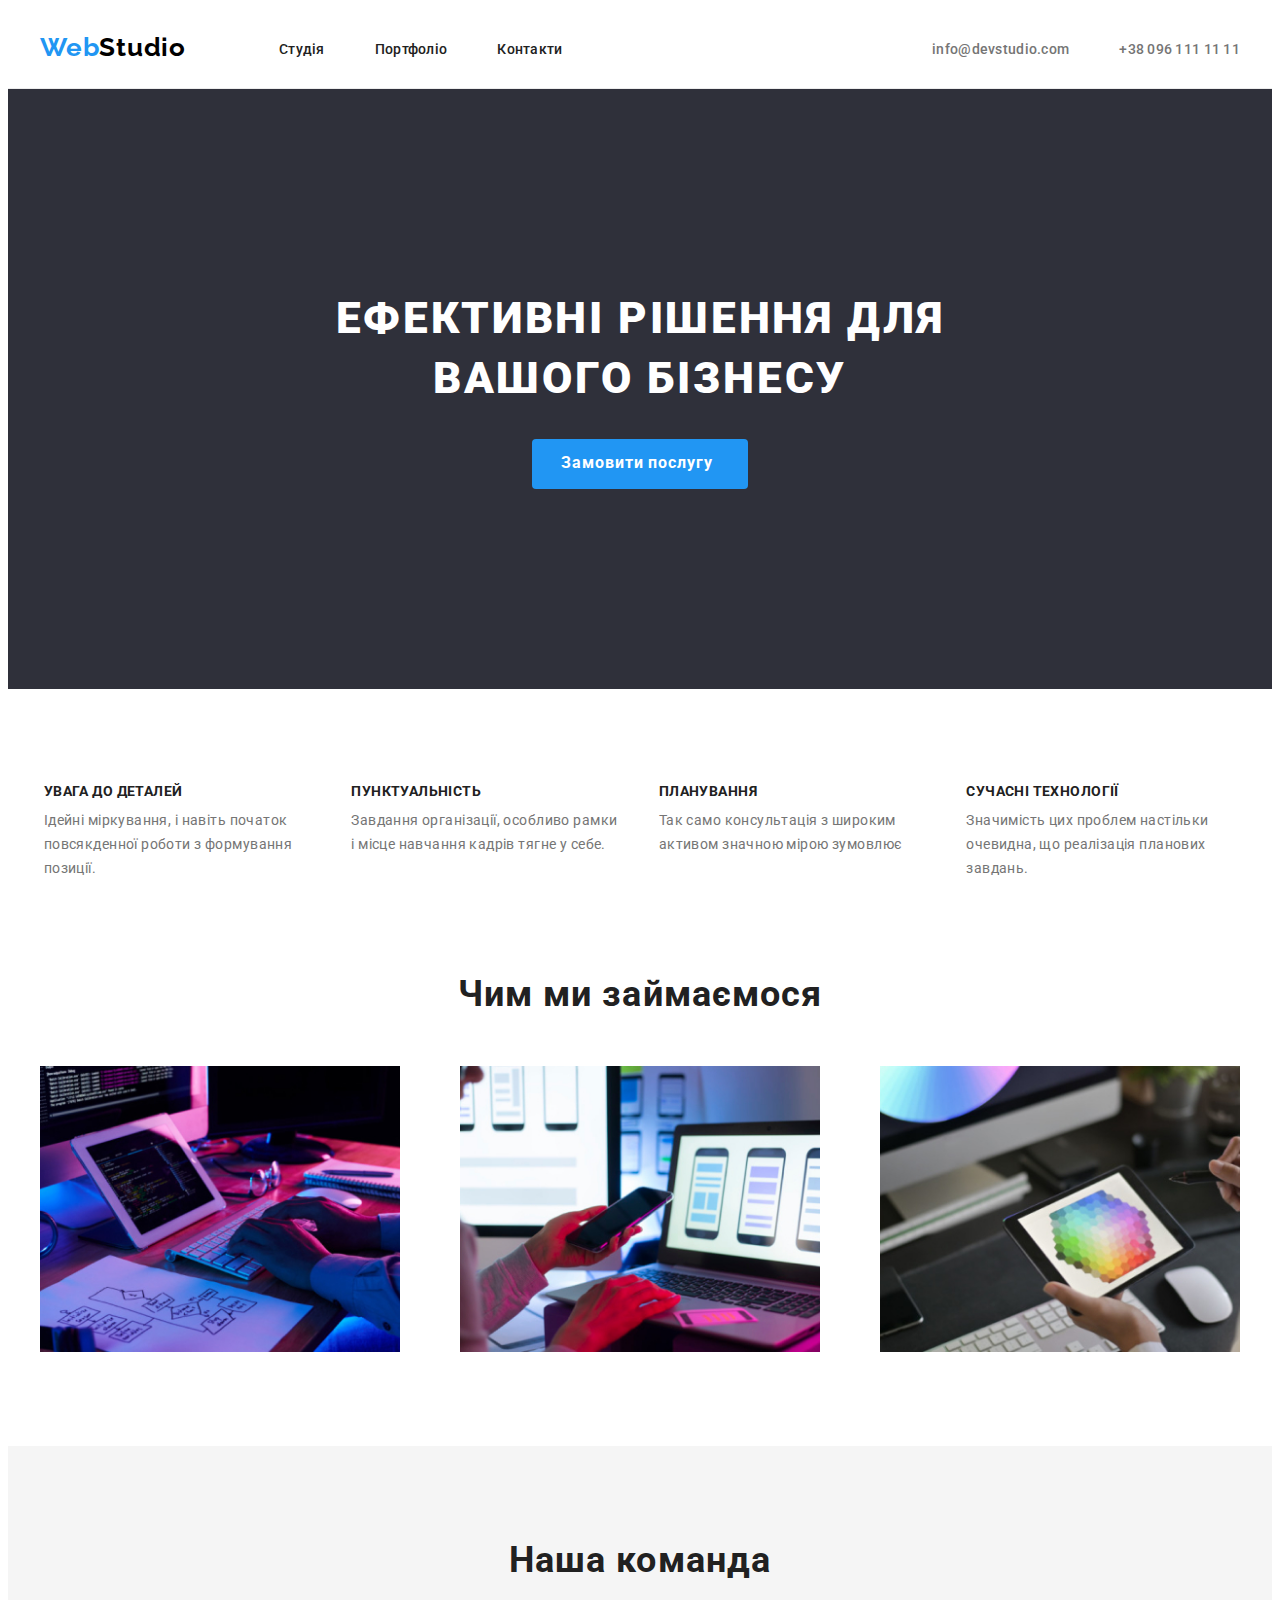
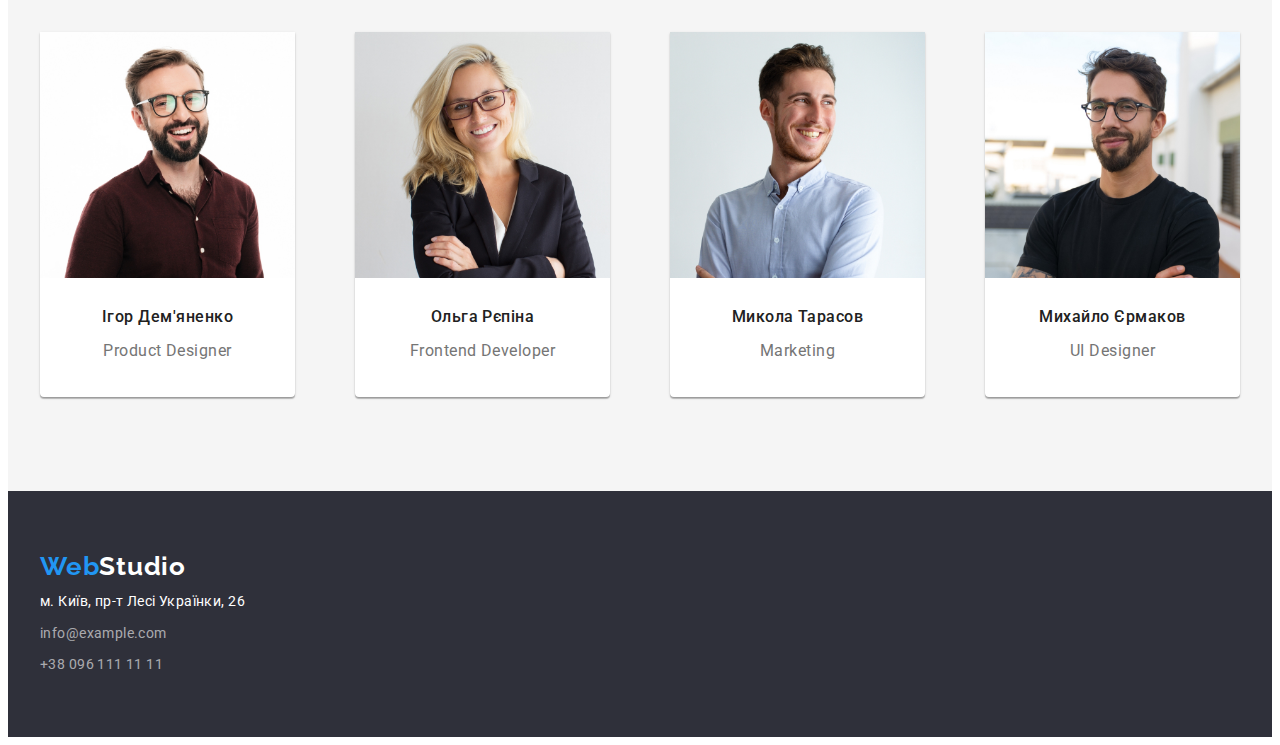
<file: index.html>
<!DOCTYPE html>
<html lang="uk">
  <head>
    <meta charset="UTF-8" />
    <meta http-equiv="X-UA-Compatible" content="IE=edge" />
    <meta name="viewport" content="width=device-width,initial-scale=1.0" />
    <title>WebStudio</title>
    <link rel="preconnect" href="https://fonts.googleapis.com" />
    <link rel="preconnect" href="https://fonts.gstatic.com" crossorigin />
    <link
      href="https://fonts.googleapis.com/css2?family=Raleway:wght@700&family=Roboto:wght@400;500;700;900&display=swap"
      rel="stylesheet"
    />
    <link
      rel="stylesheet"
      href="https://cdnjs.cloudflare.com/ajax/libs/modern-normalize/1.1.0/modern-normalize.min.css"
      integrity="sha512-wpPYUAdjBVSE4KJnH1VR1HeZfpl1ub8YT/NKx4PuQ5NmX2tKuGu6U/JRp5y+Y8XG2tV+wKQpNHVUX03MfMFn9Q=="
      crossorigin="anonymous"
      referrerpolicy="no-referrer"
    />
    <link href="./css/styles.css" rel="stylesheet" />
  </head>
  <body>
    <header class="page-header">
      <div class="header-hp container">
        <a href="./index.html" class="logo ul"><span>Web</span>Studio</a>
        <nav class="navigation">
          <ul class="navigation-footer ul block">
            <li class="item"><a class="list" href="./index.html">Студія</a></li>
            <li class="item">
              <a class="list" href="./portfolio.html">Портфоліо</a>
            </li>
            <li class="item"><a class="list" href="">Контакти</a></li>
          </ul>
        </nav>
        <ul class="navigation-link ul">
          <li class="item">
            <a class="address-nav" href="mailto:info@devstudio.com"
              >info@devstudio.com</a
            >
          </li>
          <li class="item">
            <a class="address-nav" href="tel:+380961111111"
              >+38 096 111 11 11</a
            >
          </li>
        </ul>
      </div>
    </header>
    <main class="main">
      <section class="section-main">
        <h1 class="hero">Ефективні рішення для вашого бізнесу</h1>
        <button type="button" class="button-logo">Замовити послугу</button>
      </section>
      <section class="section-block">
        <div class="container">
          <h2 class="visually-hidden">Особливості</h2>
          <ul class="ul box">
            <li class="cont-list">
              <div class="wrapper">
                <h3 class="title-caption">УВАГА ДО ДЕТАЛЕЙ</h3>
                <p class="text-desc">
                  Ідейні міркування, і навіть початок повсякденної роботи з
                  формування позиції.
                </p>
              </div>
            </li>
            <li class="cont-list">
              <div class="wrapper">
                <h3 class="title-caption">ПУНКТУАЛЬНІСТЬ</h3>
                <p class="text-desc">
                  Завдання організації, особливо рамки і місце навчання кадрів
                  тягне у себе.
                </p>
              </div>
            </li>
            <li class="cont-list">
              <div class="wrapper">
                <h3 class="title-caption">ПЛАНУВАННЯ</h3>
                <p class="text-desc">
                  Так само консультація з широким активом значною мірою зумовлює
                </p>
              </div>
            </li>
            <li class="cont-list">
              <div class="wrapper">
                <h3 class="title-caption">СУЧАСНІ ТЕХНОЛОГІЇ</h3>
                <p class="text-desc">
                  Значимість цих проблем настільки очевидна, що реалізація
                  планових завдань.
                </p>
              </div>
            </li>
          </ul>
        </div>
      </section>
      <section class="section">
        <div class="container">
          <h2 class="title">Чим ми займаємося</h2>
          <div class="">
            <ul class="ul block">
              <li class="photo">
                <div>
                  <img src="./images/box11.jpg" alt="Робота за комп'ютером" />
                </div>
              </li>
              <li class="photo">
                <div>
                  <img src="./images/box22.jpg" alt="Розробка додатків" />
                </div>
              </li>
              <li class="photo">
                <div>
                  <img
                    src="./images/box33.jpg"
                    alt="Планшет з палітрою кольорів"
                  />
                </div>
              </li>
            </ul>
          </div>
        </div>
      </section>
      <section class="section section-color">
        <div class="container">
          <h2 class="title">Наша команда</h2>
          <ul class="ul block section-team">
            <li class="section-item">
              <img src="./images/img11.jpg" width="270" alt="Ігор Дем'яненко" />
              <h3 class="people">Ігор Дем'яненко</h3>
              <p class="text">Product Designer</p>
            </li>
            <li class="section-item">
              <img src="./images/img22.jpg" width="270" alt="Ольга Рєпіна" />
              <h3 class="people">Ольга Рєпіна</h3>
              <p class="text">Frontend Developer</p>
            </li>
            <li class="section-item">
              <img src="./images/img33.jpg" width="270" alt="Микола Тарасов" />
              <h3 class="people">Микола Тарасов</h3>
              <p class="text">Marketing</p>
            </li>
            <li class="section-item">
              <img src="./images/img44.jpg" width="270" alt="Михайло Єрмаков" />
              <h3 class="people">Михайло Єрмаков</h3>
              <p class="text">UI Designer</p>
            </li>
          </ul>
        </div>
      </section>
    </main>
    <footer class="page-title-footer">
      <div class="footer-section container">
        <a href="./index.html" class="footer-logo ul"><span>Web</span>Studio</a>
        <address>
          <ul class="navigation-footer ul">
            <li>
              <a
                class="address-link ul"
                href="https://www.google.com/maps/place/%D0%B1%D1%83%D0%BB.+%D0%9B%D0%B5%D1%81%D0%B8+%D0%A3%D0%BA%D1%80%D0%B0%D0%B8%D0%BD%D0%BA%D0%B8,+26,+%D0%9A%D0%B8%D0%B5%D0%B2,+02000/@50.4265807,30.5383858,17z/data=!4m21!1m15!4m14!1m6!1m2!1s0x40d4cf0e033ecbe9:0x57a4dffefec77da0!2z0LHRg9C70YzQstCw0YAg0JvQtdGB0ZYg0KPQutGA0LDRl9C90LrQuCwgMjYsINCa0LjRl9CyLCAwMjAwMA!2m2!1d30.5383858!2d50.4265807!1m6!1m2!1s0x40d4cf0e033ecbe9:0x57a4dffefec77da0!2z0LHRg9C7LiDQm9C10YHQuCDQo9C60YDQsNC40L3QutC4LCAyNiwg0JrQuNC10LIsIDAyMDAw!2m2!1d30.5383858!2d50.4265807!3m4!1s0x40d4cf0e033ecbe9:0x57a4dffefec77da0!8m2!3d50.4265807!4d30.5383858"
                >м. Київ, пр-т Лесі Українки, 26</a
              >
            </li>
            <li>
              <a class="address-footer ul" href="mailto:info@example.com"
                >info@example.com</a
              >
            </li>
            <li>
              <a class="address-footer ul" href="tel:+380961111111"
                >+38 096 111 11 11</a
              >
            </li>
          </ul>
        </address>
      </div>
    </footer>
    <script src="./js/script.js"></script>
  </body>
</html>
</file>
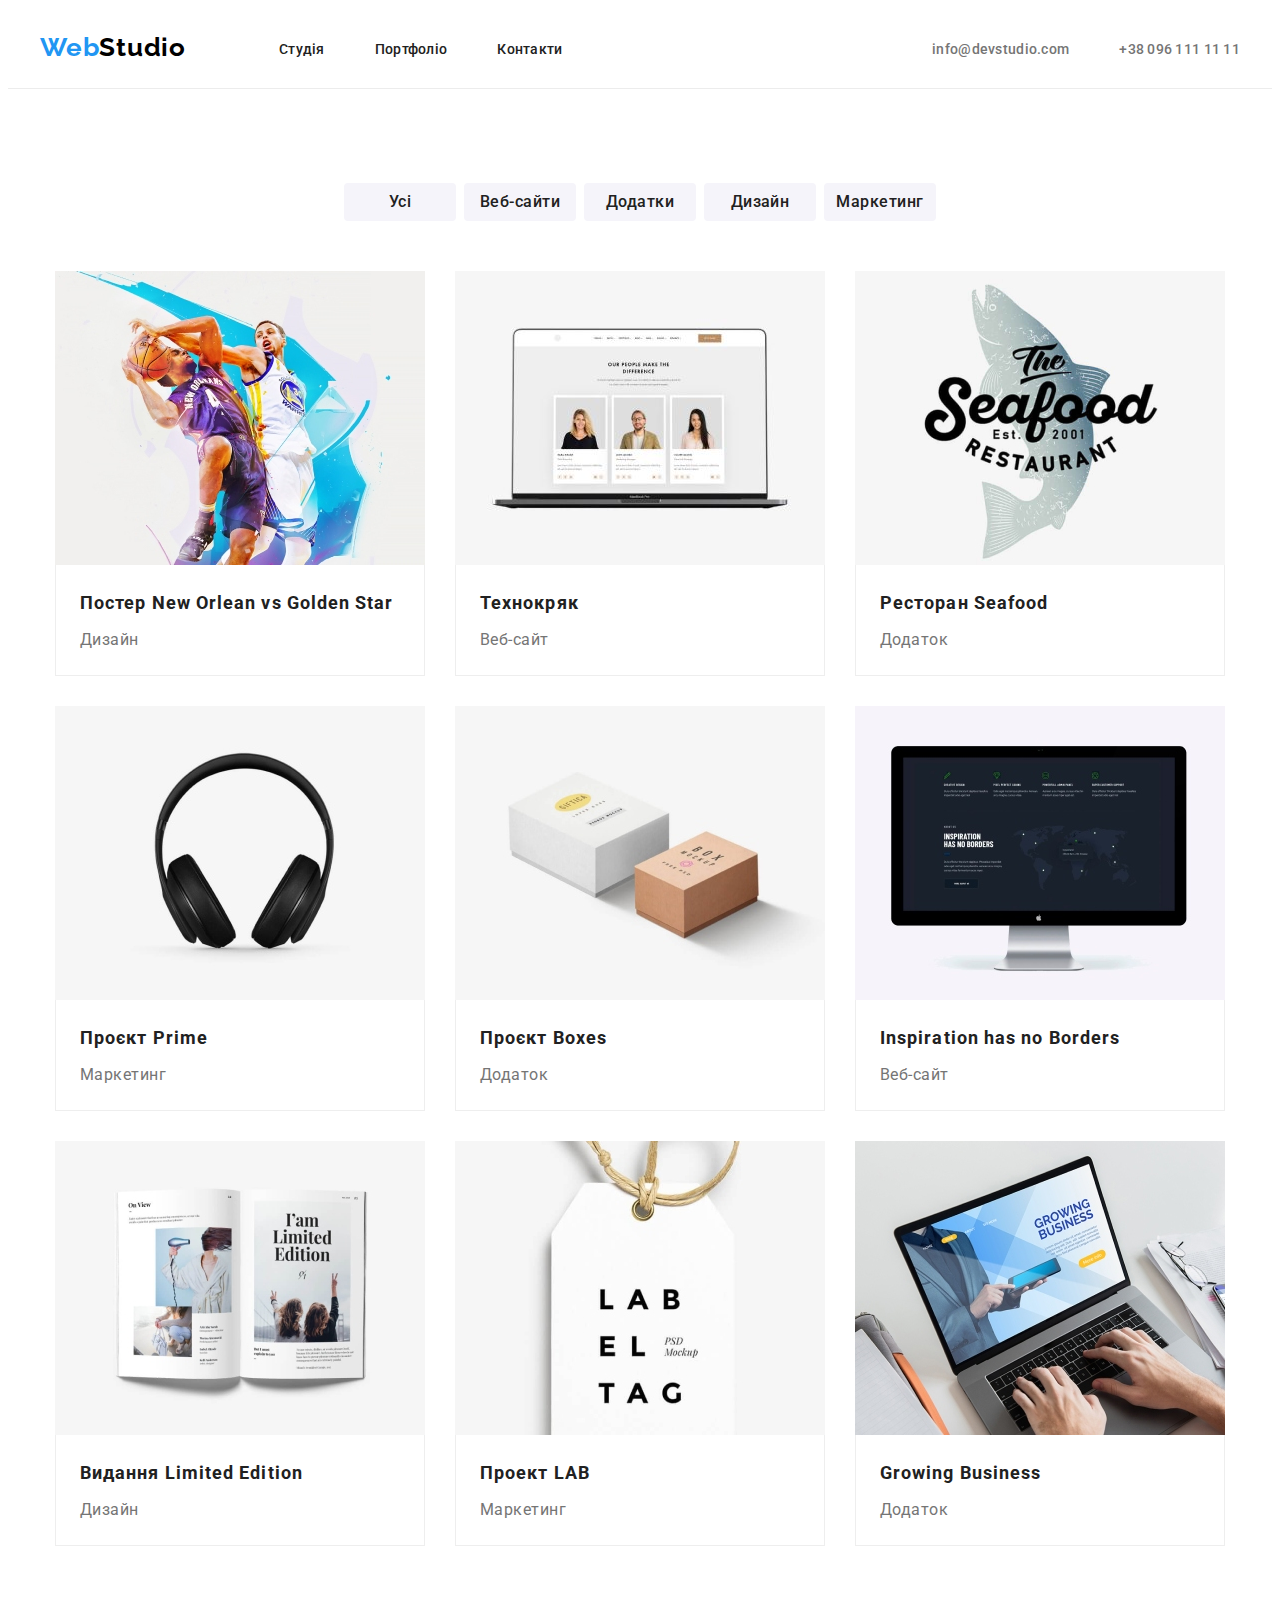
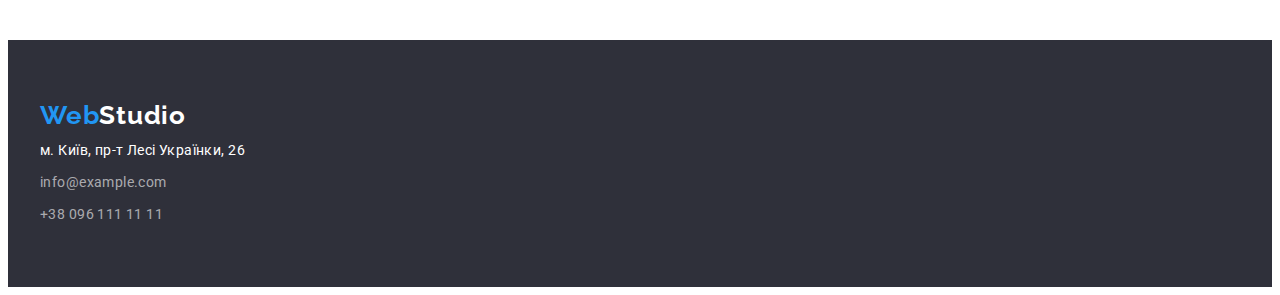
<file: portfolio.html>
<!DOCTYPE html>
<html lang="uk">
  <head>
    <meta charset="UTF-8" />
    <meta http-equiv="X-UA-Compatible" content="IE=edge" />
    <meta name="viewport" content="width=device-width, initial-scale=1.0" />
    <title>Portfolio</title>
    <link rel="preconnect" href="https://fonts.googleapis.com" />
    <link rel="preconnect" href="https://fonts.gstatic.com" crossorigin />
    <link
      href="https://fonts.googleapis.com/css2?family=Raleway:wght@700&family=Roboto:wght@400;500;700;900&display=swap"
      rel="stylesheet"
    />
    <link
      rel="stylesheet"
      href="https://cdnjs.cloudflare.com/ajax/libs/modern-normalize/1.1.0/modern-normalize.min.css"
      integrity="sha512-wpPYUAdjBVSE4KJnH1VR1HeZfpl1ub8YT/NKx4PuQ5NmX2tKuGu6U/JRp5y+Y8XG2tV+wKQpNHVUX03MfMFn9Q=="
      crossorigin="anonymous"
      referrerpolicy="no-referrer"
    />
    <link href="./css/styles.css" rel="stylesheet" />
  </head>
  <body>
    <header class="page-header">
      <div class="header-hp container">
        <a href="./index.html" class="logo ul"
          ><span class="">Web</span>Studio</a
        >
        <nav class="navigation">
          <ul class="navigation-footer ul block">
            <li class="item"><a class="list" href="./index.html">Студія</a></li>
            <li class="item">
              <a class="list" href="./portfolio.html">Портфоліо</a>
            </li>
            <li class="item"><a class="list" href="">Контакти</a></li>
          </ul>
        </nav>
        <ul class="navigation-link ul main-nav">
          <li class="item">
            <a class="address-nav" href="mailto:info@devstudio.com"
              >info@devstudio.com</a
            >
          </li>
          <li class="item">
            <a class="address-nav" href="tel:+380961111111"
              >+38 096 111 11 11</a
            >
          </li>
        </ul>
      </div>
    </header>
    <main>
      <section class="section">
        <div class="container">
          <h1 class="visually-hidden">filters</h1>
          <div class="btn">
            <ul class="ul filters">
              <li class=""><button type="button" class="bt">Усі</button></li>
              <li class="">
                <button type="button" class="bt">Веб-сайти</button>
              </li>
              <li class="">
                <button type="button" class="bt">Додатки</button>
              </li>
              <li class=""><button type="button" class="bt">Дизайн</button></li>
              <li class="">
                <button type="button" class="bt">Маркетинг</button>
              </li>
            </ul>
          </div>
          <h2 class="visually-hidden">photo</h2>
          <ul class="flex-container ul">
            <li class="flex-element">
              <img src="./images/imgposters.jpg" width="370" alt="Дизайн" />
              <div class="flex-element-div">
                <h3 class="portfolio-semple">
                  Постер New Orlean vs Golden Star
                </h3>
                <p class="subtitle">Дизайн</p>
              </div>
            </li>
            <li class="flex-element">
              <img src="./images/img.jpg" width="370" alt="Технокряк" />
              <div class="flex-element-div">
                <h3 class="portfolio-semple">Технокряк</h3>
                <p class="subtitle">Веб-сайт</p>
              </div>
            </li>
            <li class="flex-element">
              <img src="./images/img2.jpg" width="370" alt="Ресторан Seafood" />
              <div class="flex-element-div">
                <h3 class="portfolio-semple">Ресторан Seafood</h3>
                <p class="subtitle">Додаток</p>
              </div>
            </li>
            <li class="flex-element">
              <img src="./images/img3.jpg" width="370" alt="Проєкт Prime" />
              <div class="flex-element-div">
                <h3 class="portfolio-semple">Проєкт Prime</h3>
                <p class="subtitle">Маркетинг</p>
              </div>
            </li>
            <li class="flex-element">
              <img src="./images/img4.jpg" width="370" alt="Проєкт Boxes" />
              <div class="flex-element-div">
                <h3 class="portfolio-semple">Проєкт Boxes</h3>
                <p class="subtitle">Додаток</p>
              </div>
            </li>
            <li class="flex-element">
              <img
                src="./images/img5.jpg"
                width="370"
                alt="Inspiration has no Borders"
              />
              <div class="flex-element-div">
                <h3 class="portfolio-semple">Inspiration has no Borders</h3>
                <p class="subtitle">Веб-сайт</p>
              </div>
            </li>
            <li class="flex-element">
              <img
                src="./images/img6.jpg"
                width="370"
                alt="Видання Limited Edition"
              />
              <div class="flex-element-div">
                <h3 class="portfolio-semple">Видання Limited Edition</h3>
                <p class="subtitle">Дизайн</p>
              </div>
            </li>
            <li class="flex-element">
              <img src="./images/img7.jpg" width="370" alt="Проект LAB" />
              <div class="flex-element-div">
                <h3 class="portfolio-semple">Проект LAB</h3>
                <p class="subtitle">Маркетинг</p>
              </div>
            </li>
            <li class="flex-element">
              <img src="./images/img8.jpg" width="370" alt="Growing Business" />
              <div class="flex-element-div">
                <h3 class="portfolio-semple">Growing Business</h3>
                <p class="subtitle">Додаток</p>
              </div>
            </li>
          </ul>
        </div>
      </section>
    </main>
    <footer class="page-title-footer">
      <div class="footer-section container">
        <a href="./index.html" class="footer-logo ul"><span>Web</span>Studio</a>
        <address>
          <ul class="navigation-footer ul">
            <li>
              <a
                class="address-link ul"
                href="https://www.google.com/maps/place/%D0%B1%D1%83%D0%BB.+%D0%9B%D0%B5%D1%81%D0%B8+%D0%A3%D0%BA%D1%80%D0%B0%D0%B8%D0%BD%D0%BA%D0%B8,+26,+%D0%9A%D0%B8%D0%B5%D0%B2,+02000/@50.4265807,30.5383858,17z/data=!4m21!1m15!4m14!1m6!1m2!1s0x40d4cf0e033ecbe9:0x57a4dffefec77da0!2z0LHRg9C70YzQstCw0YAg0JvQtdGB0ZYg0KPQutGA0LDRl9C90LrQuCwgMjYsINCa0LjRl9CyLCAwMjAwMA!2m2!1d30.5383858!2d50.4265807!1m6!1m2!1s0x40d4cf0e033ecbe9:0x57a4dffefec77da0!2z0LHRg9C7LiDQm9C10YHQuCDQo9C60YDQsNC40L3QutC4LCAyNiwg0JrQuNC10LIsIDAyMDAw!2m2!1d30.5383858!2d50.4265807!3m4!1s0x40d4cf0e033ecbe9:0x57a4dffefec77da0!8m2!3d50.4265807!4d30.5383858"
                >м. Київ, пр-т Лесі Українки, 26</a
              >
            </li>
            <li>
              <a class="address-footer ul" href="mailto:info@example.com"
                >info@example.com</a
              >
            </li>
            <li>
              <a class="address-footer ul" href="tel:+380961111111"
                >+38 096 111 11 11</a
              >
            </li>
          </ul>
        </address>
      </div>
    </footer>
  </body>
</html>
</file>
<file: css/styles.css>
:root {
    --main-color: #212121;
    --color-grey---: #2F303A;
    --color-sky-: #2196F3;
    --color-milk-: #FFFFFF;
}

img {
    display: block;
    max-width: 100%;
    height: auto;
}

body {
    font-family: 'Roboto', sans-serif;
}

h1,
h2,
h3,
h4,
h5,
h6,
p,
ul {
    margin: 0;
    padding: 0;
}

.body {
    background-color: #F5F5F5;
}

.container {
    width: 1200px;

    margin: 0 auto;

}

.section {
    padding-top: 94px;
    padding-bottom: 94px;

}

.list {
    font-weight: 500px;
    text-decoration: none;
    color: var(--main-color);
    font-size: 14px;
    line-height: 1.17;
    letter-spacing: 0.02em;

}


.main {


    margin-left: auto;
    margin-right: auto;
}


.section-main {
    text-transform: uppercase;
    text-align: center;

    background-image: url();
    background: #2F303A;
    letter-spacing: 0.06em;
    padding-top: 200px;
    padding-bottom: 200px;
    /*  background-image: linear-gradient(to right,rgba(47, 48, 58, 0.4),rgba(47, 48, 58, 0.4)), url(../images/18.jpg);*/
}


.hero {

    font-weight: 900;
    font-size: 44px;
    line-height: 1.36;


    margin: auto;
    letter-spacing: 0.06em;
    width: 695px;
    color: #FFFFFF;
}


.section .bt {
    font-family: 'Roboto';

    font-weight: 500;
    font-size: 16px;
    line-height: 1.62;

    letter-spacing: 0.03em;
    color: #212121;
    background-color: #F5F4FA;
}



.bt:focus,
.bt:hover {
    color: var(--color-milk-);
    background: #2196F3;
}


.button .test-link {

    background: #2196F3;

    cursor: pointer;
    font-family: 'Roboto' sans-serif;
    font-size: 16px;
    font-weight: 700;
    letter-spacing: 0.06em;
    line-height: 1.87;
    color: var(--color-milk-)
}

/* --кнопка замовити послугу------------------------*/
.button-logo {
    border: none;
    border-radius: 4px;
    width: 216px;
    height: 50px;
    left: 692px;

    margin-top: 30px;
    padding-left: 32px;
    padding-top: 10px;
    ;
    cursor: pointer;
    font-size: 16px;
    font-weight: 700;
    line-height: 1.88;
    letter-spacing: 0.06em;

    font-family: inherit;
    background: var(--color-sky-);
    color: var(--color-milk-)
}

.button-logo:last-child {
    padding-left: 0px;
    padding-top: 0px;

}

.button-logo:hover,
.button-logo:focus {
    background: #188CE8;
    color: var(--color-milk-)
}

.btn {
    padding-bottom: 50px;

}

.bt {
    font-weight: 500;
    cursor: pointer;
    width: 112px;
    height: 38px;
    left: 726px;
    top: 174px;
    background-color: #F5F4FA;

    font-family: inherit;
    font-size: 16px;
    line-height: 1.16;
    /* identical to box height, or 162% */
    border: none;

    letter-spacing: 0.03em;
    border-radius: 4px;
    margin-left: 10px;
    color: var(--main-color);


}

.bt:last-child {
    margin-left: 0px;
}

.cont-list {
    width: 270px;
    margin-right: 30px;
}

.cont-list:last-child {
    margin-right: 0;
}

.header-hp {
    display: flex;

    font-weight: 500;
    height: 80px;

}

.page-header {

    border-bottom: 1px solid #ECECEC;

}

.header-logo span {
    font-size: 26px;
    line-height: 1.19;
    /* identical to box height */
    font-family: 'Raleway';
    letter-spacing: 0.03em;
    font-weight: 700;
    color: #000000;
}

.logo span {

    font-size: 26px;
    line-height: 1.19;
    /* identical to box height */
    letter-spacing: 0.03em;
    color: var(--color-sky-);
    font-weight: 700;
    font-family: 'Raleway';

}

a.logo {
    font-size: 26px;
    line-height: 1.19;
    /* identical to box height */
    letter-spacing: 0.03em;
    font-family: 'Raleway';
    font-weight: 700;
    color: #000000;
    padding-top: 24px;
    padding-bottom: 24px;


}

.navigation {
    color: var(--main-color);

    display: flex;
    margin-left: 93px;

}

.navigation .item {
    margin-right: 20px;
}

.navigation .item:last-child {
    margin-right: 0px;
}

.navigation-link {
    display: flex;
    align-items: center;
    margin-left: auto;
    justify-content: flex-end;
}

.navigation-link .item+.item {
    margin-left: 50px;
}




.address-nav:focus,
.address-nav:hover {
    color: var(--color-sky-);
}

.address-nav {
    font-size: 14px;
    font-weight: 500;
    line-height: 16px;
    letter-spacing: 0.02em;
    text-decoration: none;
    color: #757575;

    margin-right: 50px;
}

/*   --------------            ---*/
.address-nav:last-child {
    margin-right: 0px;
}

.page-title-footer {


    background-color: var(--color-grey---);
    letter-spacing: 0.06em;

    font-weight: 700;
    font-size: 26px;
    line-height: 1.19;

    margin: auto;

}


.footer-logo {
    padding-bottom: 20px;

    font-family: 'Raleway';
    color: var(--color-milk-);
    font-weight: 700;
    font-size: 26px;
    line-height: 1.19;

    letter-spacing: 0.03em;
}

.footer-logo span {
    font-size: 26px;
    line-height: 1.19;
    /* identical to box height */
    font-family: 'Raleway';
    font-weight: 700;
    letter-spacing: 0.03em;
    color: #2196F3
}

.navigation-footer :focus,
.navigation-footer :hover,
a.navigation-footer {
    color: #2196F3;
    font-weight: 500px;
}

.address-footer {
    font-weight: 400;
    font-size: 14px;
    font-style: normal;
    line-height: 1.71;
    letter-spacing: 0.03em;

    padding-bottom: 9px;
    color: rgba(256, 256, 256, 0.6);

}

.address-footer:last-child {
    padding-bottom: 0px;
}

.address-link {
    font-weight: 400;
    font-size: 14px;
    line-height: 1.71;
    letter-spacing: 0.03em;
    font-style: normal;
    color: #FFFFFF;
}

.ul {
    list-style: none;
    text-decoration: none;
}

.block {
    display: flex;
    align-items: center;
    gap: 30px;

}

.filters {
    display: flex;
    justify-content: center;
    gap: 8px;
}

/*  */

.flex-container {
    display: flex;
    flex-wrap: wrap;
    justify-content: center;
    flex-basis: calc((100%-60px)/3);
    gap: 30px;
}

.flex-element:last-child {
    margin-right: 0px;

}

.flex-element {
    flex-basis: 370px;
}

.flex-element:hover,
.flex-element:focus {
    box-shadow: 0px 1px 1px rgba(0, 0, 0, 0.12), 0px 4px 4px rgba(0, 0, 0, 0.06), 1px 4px 6px rgba(0, 0, 0, 0.16);

}

.flex-element-div {
    background: var(--color-milk-);
    border: 1px solid #EEEEEE;
    border-top: 0;
}

.flex-element:nth-child(3n) {
    margin-right: 0px;
}

.flex-element:nth-last-child(-n +3) {
    margin-bottom: 0px;
}

.visually-hidden {
    position: absolute;
    white-space: nowrap;
    width: 1px;
    height: 1px;
    overflow: hidden;
    border: 0;
    padding: 0;
    clip: rect(0 0 0 0);
    clip-path: inset(50%);
    margin: -1px;
}

.title {
    text-align: center;
    font-weight: 700;
    font-size: 36px;
    line-height: 1.16;
    letter-spacing: 0.03em;
    color: var(--main-color);
    padding-bottom: 50px;
}

.title-caption {
    font-weight: 700;
    font-size: 14px;
    line-height: 16px;
    letter-spacing: 0.03em;
    color: var(--main-color);
    padding-bottom: 10px;
}

.footer-section {
    padding-top: 60px;
    padding-bottom: 60px;

}


.section-block {

    padding-top: 94px;

    margin-left: auto;
    margin-right: auto;
}

.section-color {
    background-color: #F5F5F5;
}




.box {
    display: flex;
    justify-content: space-around;

}

.photo {
    margin-right: 30px;
}

.photo:last-child {
    margin-right: 0px;
}

.section-item {
    margin-right: 30px;
    background: var(--color-milk-);
    /* material shadow v1 */

    box-shadow: 0px 1px 3px rgba(0, 0, 0, 0.12), 0px 1px 1px rgba(0, 0, 0, 0.14), 0px 2px 1px rgba(0, 0, 0, 0.2);
    border-radius: 0px 0px 4px 4px;
}

.section-item:last-child {
    margin-right: 0px;
}

.section-hhh {

    font-weight: 700;
    font-size: 14px;
    line-height: 1.14;
    letter-spacing: 0.03em;
    text-transform: uppercase;
    color: var(--main-color);
}

.text {
    font-weight: 400;
    font-size: 16px;
    line-height: 1.89;
    letter-spacing: 0.03em;

    color: #757575;
    text-align: center;
    padding-bottom: 30px;
}

.text-desc {
    font-weight: 400;
    font-size: 14px;
    line-height: 1.71;
    letter-spacing: 0.03em;
    color: #757575;
}




.people {

    font-weight: 500;
    font-size: 16px;
    line-height: 1.18;

    text-align: center;
    padding-top: 30px;
    padding-bottom: 10px;
    letter-spacing: 0.03em;
    color: var(--main-color);
}

.portfolio-semple {
    font-weight: 700;
    font-size: 18px;
    line-height: 2.0;
    letter-spacing: 0.06em;

    padding-top: 20px;
    padding-bottom: 4px;
    padding-left: 24px;
    padding-right: 24px;
    color: var(--main-color);
}

.subtitle {
    font-weight: 400;
    font-size: 16px;
    line-height: 1.88;
    /* identical to box height, or 188% */
    padding-bottom: 20px;
    padding-left: 24px;
    padding-right: 24px;
    letter-spacing: 0.03em;
    color: #757575;
}
</file>
